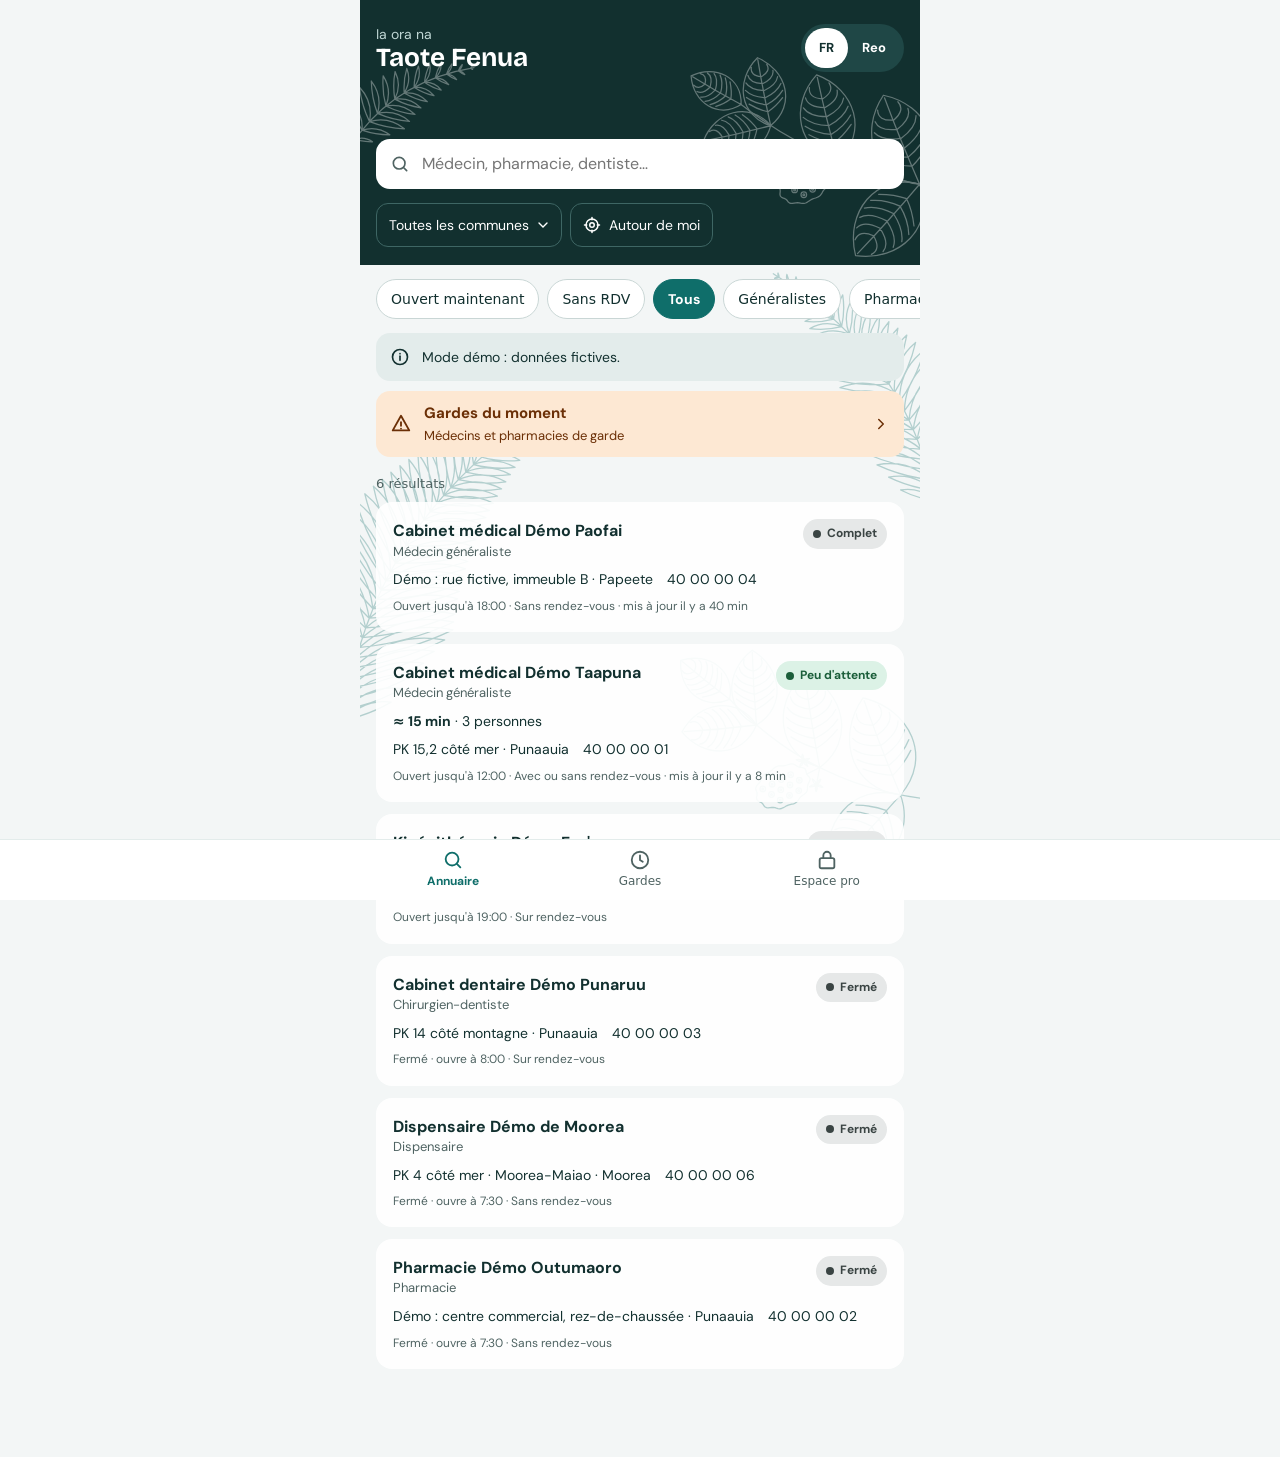
<file: index.html>
<!doctype html>
<html lang="fr">
<head>
  <meta charset="utf-8">
  <meta name="viewport" content="width=device-width, initial-scale=1, viewport-fit=cover">
  <title>Taote Fenua · annuaire santé de Polynésie</title>
  <meta name="description" content="Médecins, pharmacies et dispensaires de Polynésie : horaires, attente en direct et gardes du week-end.">
  <meta name="theme-color" content="#12302F">
  <link rel="manifest" href="manifest.webmanifest">
  <link rel="icon" href="icons/icon.svg" type="image/svg+xml">
  <link rel="apple-touch-icon" href="icons/icon-192.png">
  <link rel="stylesheet" href="assets/css/app.css">
</head>
<body>
  <div class="page">
    <main id="app" aria-live="polite">
      <div class="liste" style="padding-top:16px"><div class="squelette"></div><div class="squelette"></div></div>
    </main>
  </div>

  <nav class="nav-bas" aria-label="Navigation principale">
    <ul>
      <li><a href="#/" data-nav="annuaire">
        <svg width="22" height="22" viewBox="0 0 24 24" fill="none" stroke="currentColor" stroke-width="2" stroke-linecap="round" aria-hidden="true"><circle cx="11" cy="11" r="7"/><path d="M20 20l-3.5-3.5"/></svg>
        <span data-t="annuaire">Annuaire</span></a></li>
      <li><a href="#/gardes/medecin" data-nav="gardes">
        <svg width="22" height="22" viewBox="0 0 24 24" fill="none" stroke="currentColor" stroke-width="2" stroke-linecap="round" aria-hidden="true"><circle cx="12" cy="12" r="9"/><path d="M12 7v5l3 2"/></svg>
        <span data-t="gardes">Gardes</span></a></li>
      <li><a href="pro.html" data-nav="pro">
        <svg width="22" height="22" viewBox="0 0 24 24" fill="none" stroke="currentColor" stroke-width="2" stroke-linecap="round" stroke-linejoin="round" aria-hidden="true"><rect x="4" y="10" width="16" height="11" rx="2"/><path d="M8 10V7a4 4 0 0 1 8 0v3"/></svg>
        <span data-t="espace_pro">Espace pro</span></a></li>
    </ul>
  </nav>

  <script type="module" src="assets/js/app.js"></script>
  <script>
    if ('serviceWorker' in navigator) {
      window.addEventListener('load', () => navigator.serviceWorker.register('sw.js').catch(() => {}));
    }
  </script>
</body>
</html>
</file>
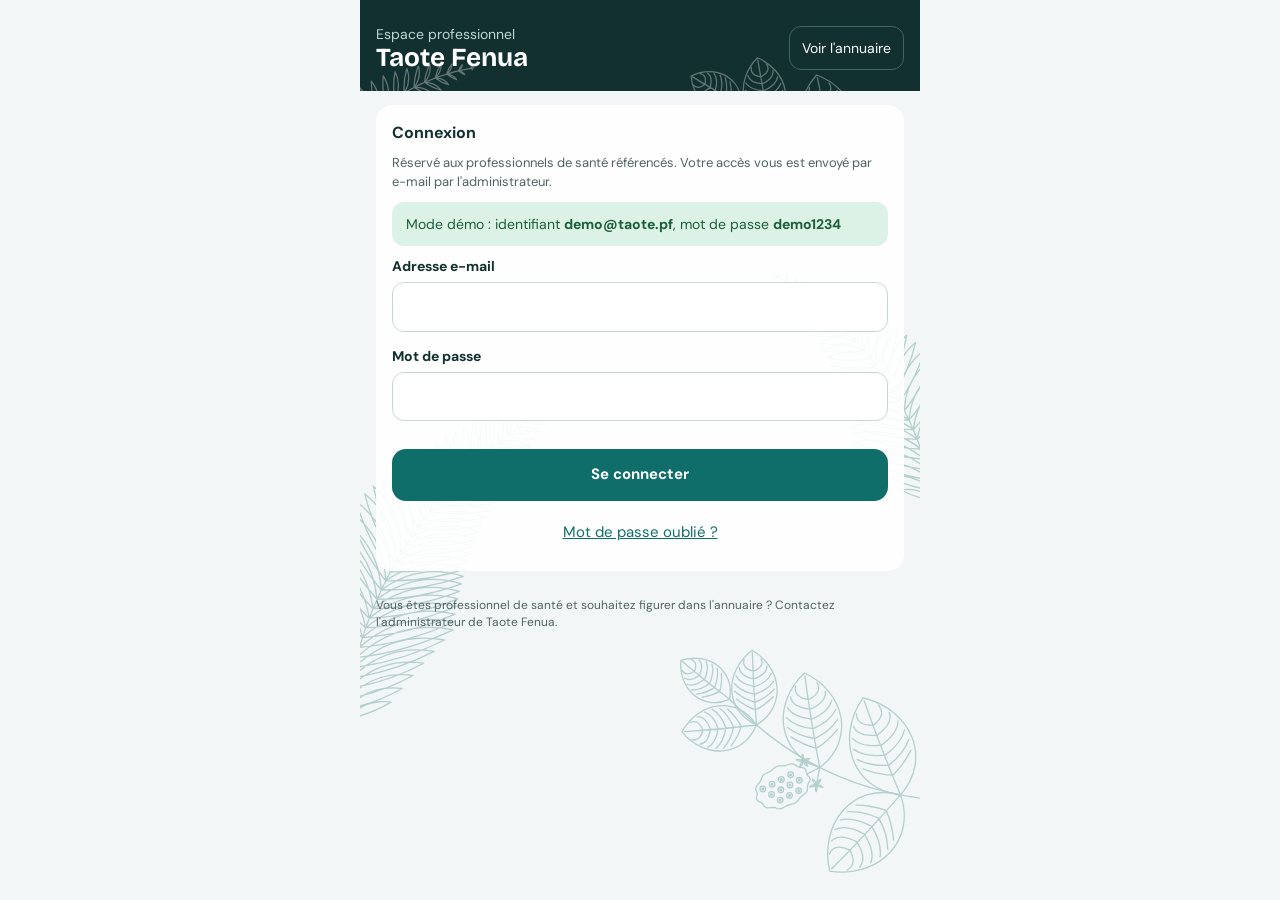
<file: pro.html>
<!doctype html>
<html lang="fr">
<head>
  <meta charset="utf-8">
  <meta name="viewport" content="width=device-width, initial-scale=1, viewport-fit=cover">
  <title>Espace professionnel · Taote Fenua</title>
  <meta name="robots" content="noindex">
  <meta name="theme-color" content="#12302F">
  <link rel="manifest" href="manifest.webmanifest">
  <link rel="icon" href="icons/icon.svg" type="image/svg+xml">
  <link rel="stylesheet" href="assets/css/app.css">
</head>
<body>
  <div class="page">
    <header class="entete">
      <div class="entete-ligne">
        <div>
          <div class="salut">Espace professionnel</div>
          <p class="marque" style="margin:0">Taote Fenua</p>
        </div>
        <a href="./" class="bouton-contour-sombre" style="text-decoration:none">Voir l'annuaire</a>
      </div>
    </header>
    <main id="pro" aria-live="polite">
      <div class="liste" style="padding-top:16px"><div class="squelette"></div></div>
    </main>
  </div>
  <script type="module" src="assets/js/pro.js"></script>
</body>
</html>
</file>
<file: assets/css/app.css>
/* =====================================================================
   Taote Fenua — styles
   Couleurs et typo reprises de la maquette. Mobile d'abord.
   ===================================================================== */

/* Polices hébergées avec l'app (fonctionnent hors connexion) — licence SIL OFL */
@font-face { font-family: 'DM Sans'; font-weight: 400; font-display: swap; src: url('../fonts/dm-sans-latin-400-normal.woff2') format('woff2');
  unicode-range: U+0000-00FF,U+0131,U+0152-0153,U+02BB-02BC,U+02C6,U+02DA,U+02DC,U+0304,U+0308,U+0329,U+2000-206F,U+20AC,U+2122,U+2191,U+2193,U+2212,U+2215,U+FEFF,U+FFFD; }
@font-face { font-family: 'DM Sans'; font-weight: 500; font-display: swap; src: url('../fonts/dm-sans-latin-500-normal.woff2') format('woff2');
  unicode-range: U+0000-00FF,U+0131,U+0152-0153,U+02BB-02BC,U+02C6,U+02DA,U+02DC,U+0304,U+0308,U+0329,U+2000-206F,U+20AC,U+2122,U+2191,U+2193,U+2212,U+2215,U+FEFF,U+FFFD; }
@font-face { font-family: 'DM Sans'; font-weight: 700; font-display: swap; src: url('../fonts/dm-sans-latin-700-normal.woff2') format('woff2');
  unicode-range: U+0000-00FF,U+0131,U+0152-0153,U+02BB-02BC,U+02C6,U+02DA,U+02DC,U+0304,U+0308,U+0329,U+2000-206F,U+20AC,U+2122,U+2191,U+2193,U+2212,U+2215,U+FEFF,U+FFFD; }
/* Caractères étendus : ā ē ī ō ū du reo mā'ohi */
@font-face { font-family: 'DM Sans'; font-weight: 400 500; font-display: swap; src: url('../fonts/dm-sans-latin-ext-400-normal.woff2') format('woff2');
  unicode-range: U+0100-02BA,U+02BD-02C5,U+02C7-02CC,U+02CE-02D7,U+02DD-02FF,U+1E00-1E9F; }
@font-face { font-family: 'DM Sans'; font-weight: 700; font-display: swap; src: url('../fonts/dm-sans-latin-ext-700-normal.woff2') format('woff2');
  unicode-range: U+0100-02BA,U+02BD-02C5,U+02C7-02CC,U+02CE-02D7,U+02DD-02FF,U+1E00-1E9F; }
@font-face { font-family: 'Bricolage Grotesque'; font-weight: 600 700; font-display: swap; src: url('../fonts/bricolage-grotesque-latin-700-normal.woff2') format('woff2'); }

:root {
  --fond: #F3F6F6;
  --surface: #FFFFFF;
  --encre: #12302F;
  --encre-douce: #4F6362;
  --trait: #C9D6D5;
  --trait-leger: #E3ECEB;
  --sombre: #12302F;
  --sombre-2: #1F4746;
  --sombre-trait: #3E6664;
  --sur-sombre: #FFFFFF;
  --sur-sombre-doux: #BFD6D4;
  --accent: #0F6E6A;
  --accent-fonce: #0A4F4C;
  --peu-fond: #DCF2E6;   --peu-texte: #1B5E3A;
  --beau-fond: #FDE8D3;  --beau-texte: #8A3E0B;
  --gris-fond: #E6E8E8;  --gris-texte: #3A4443;
  --danger-fond: #FBE3E1; --danger-texte: #8E1F17;
  --rayon: 16px;
  --titre: 'Bricolage Grotesque', 'DM Sans', system-ui, sans-serif;
  --texte: 'DM Sans', system-ui, -apple-system, 'Segoe UI', sans-serif;
  color-scheme: light;
}

* { box-sizing: border-box; }
html { -webkit-text-size-adjust: 100%; }
body {
  margin: 0; background: var(--fond); color: var(--encre);
  font-family: var(--texte); font-size: 16px; line-height: 1.45;
}
a { color: var(--accent); }
a:hover { color: var(--accent-fonce); }
button, input, select, textarea { font: inherit; color: inherit; }
:focus-visible { outline: 3px solid #E2A23B; outline-offset: 2px; }
.cache { position: absolute !important; width: 1px; height: 1px; overflow: hidden; clip: rect(0 0 0 0); white-space: nowrap; }

.page { max-width: 560px; margin: 0 auto; min-height: 100dvh; padding-bottom: 88px; }

/* ---------- En-tête ---------- */
.entete { background: var(--sombre); color: var(--sur-sombre); padding: 24px 16px 18px; display: flex; flex-direction: column; gap: 14px; }
.entete-ligne { display: flex; justify-content: space-between; align-items: center; gap: 12px; }
.salut { font-size: 14px; color: var(--sur-sombre-doux); }
.marque { font-family: var(--titre); font-size: 26px; font-weight: 700; line-height: 1.1; margin: 0; }
.langues { display: flex; background: var(--sombre-2); border-radius: 999px; padding: 4px; }
.langues button { border: 0; border-radius: 999px; background: transparent; color: var(--sur-sombre); font-weight: 700; font-size: 13px; padding: 0 14px; min-height: 40px; cursor: pointer; }
.langues button[aria-pressed="true"] { background: var(--surface); color: var(--encre); }

.champ-recherche { display: flex; align-items: center; gap: 10px; background: var(--surface); color: var(--encre-douce); border-radius: 14px; padding: 0 14px; min-height: 50px; }
.champ-recherche input { border: 0; outline: none; flex: 1; min-width: 0; font-size: 16px; color: var(--encre); background: transparent; }
.ligne-lieu { display: flex; gap: 8px; flex-wrap: wrap; }
.select-sombre, .bouton-contour-sombre {
  display: inline-flex; align-items: center; gap: 8px; background: transparent; color: var(--sur-sombre);
  border: 1px solid var(--sombre-trait); border-radius: 12px; padding: 0 12px; min-height: 44px; font-size: 14px; cursor: pointer;
}
.select-sombre { appearance: none; padding-right: 32px;
  background-image: url("data:image/svg+xml,%3Csvg xmlns='http://www.w3.org/2000/svg' width='16' height='16' viewBox='0 0 24 24' fill='none' stroke='%23FFFFFF' stroke-width='2' stroke-linecap='round'%3E%3Cpath d='M6 9l6 6 6-6'/%3E%3C/svg%3E");
  background-repeat: no-repeat; background-position: right 10px center; }
.select-sombre option { color: var(--encre); }
.bouton-contour-sombre[aria-pressed="true"] { background: var(--surface); color: var(--encre); border-color: var(--surface); }

/* ---------- Puces de filtre ---------- */
.puces { display: flex; gap: 8px; padding: 14px 16px 4px; overflow-x: auto; scrollbar-width: none; }
.puces::-webkit-scrollbar { display: none; }
.puce { flex-shrink: 0; border: 1px solid var(--trait); border-radius: 999px; background: var(--surface); color: var(--encre); font-size: 14px; font-weight: 500; padding: 0 14px; min-height: 40px; cursor: pointer; white-space: nowrap; }
.puce[aria-pressed="true"] { background: var(--accent); border-color: var(--accent); color: #fff; font-weight: 700; }

/* ---------- Bandeaux ---------- */
.bandeau { margin: 10px 16px 4px; display: flex; align-items: center; gap: 12px; border-radius: 14px; padding: 12px 14px; text-decoration: none; min-height: 48px; }
.bandeau-garde { background: var(--beau-fond); color: #6B2F06; }
.bandeau-garde:hover { color: #4A1F03; }
.bandeau-info { background: var(--trait-leger); color: var(--encre); font-size: 14px; }
.bandeau-danger { background: var(--danger-fond); color: var(--danger-texte); font-size: 14px; }
.bandeau .titre { font-weight: 700; font-size: 15px; }
.bandeau .sous { font-size: 13px; }
.bandeau > div { flex: 1; display: flex; flex-direction: column; gap: 2px; }

.compte { padding: 14px 16px 8px; font-size: 13px; color: var(--encre-douce); font-weight: 500; }
.liste { display: flex; flex-direction: column; gap: 12px; padding: 0 16px; }
.vide { padding: 24px 16px; color: var(--encre-douce); text-align: center; }

/* ---------- Cartes d'établissement ---------- */
.carte { display: flex; flex-direction: column; gap: 8px; background: var(--surface); border-radius: var(--rayon); padding: 16px; text-decoration: none; color: var(--encre); border: 1px solid transparent; }
a.carte:hover { color: var(--encre); border-color: var(--trait); }
.carte-tete { display: flex; justify-content: space-between; align-items: flex-start; gap: 12px; }
.carte-nom { font-weight: 700; font-size: 16px; }
.carte-meta { font-size: 13px; color: var(--encre-douce); }
.carte-ligne { font-size: 14px; display: flex; flex-wrap: wrap; gap: 4px 14px; }
.carte-pied { font-size: 12px; color: var(--encre-douce); }

.pastille { display: inline-flex; align-items: center; gap: 6px; border-radius: 999px; padding: 6px 10px; font-size: 12px; font-weight: 700; white-space: nowrap; flex-shrink: 0; }
.pastille .point { width: 8px; height: 8px; border-radius: 50%; background: currentColor; }
.pastille-peu { background: var(--peu-fond); color: var(--peu-texte); }
.pastille-beaucoup { background: var(--beau-fond); color: var(--beau-texte); }
.pastille-complet, .pastille-ferme { background: var(--gris-fond); color: var(--gris-texte); }
.pastille-rdv, .pastille-inconnu { background: var(--gris-fond); color: var(--gris-texte); }
.pastille-rdv .point, .pastille-inconnu .point { background: transparent; border: 2px solid currentColor; }

/* ---------- Boutons ---------- */
.bouton { display: inline-flex; align-items: center; justify-content: center; gap: 8px; border-radius: 14px; min-height: 52px; padding: 0 16px; font-weight: 700; font-size: 15px; text-decoration: none; cursor: pointer; border: 1px solid transparent; }
.bouton-principal { background: var(--accent); color: #fff; }
.bouton-principal:hover { background: var(--accent-fonce); color: #fff; }
.bouton-secondaire { background: var(--surface); color: var(--encre); border-color: var(--trait); }
.bouton-secondaire:hover { color: var(--encre); border-color: var(--encre-douce); }
.bouton-lien { background: none; border: 0; color: var(--accent); text-decoration: underline; cursor: pointer; padding: 8px 0; min-height: 44px; font-size: 15px; }
.bouton[disabled] { opacity: .6; cursor: progress; }
.bouton-rond { display: inline-flex; align-items: center; justify-content: center; width: 48px; height: 48px; border-radius: 14px; background: var(--trait-leger); color: var(--encre); flex-shrink: 0; }
.bouton-rond.principal { background: var(--accent); color: #fff; }
.grille2 { display: grid; grid-template-columns: repeat(2, minmax(0, 1fr)); gap: 10px; }
.grille3 { display: grid; grid-template-columns: repeat(3, minmax(0, 1fr)); gap: 8px; }

/* ---------- Fiche ---------- */
.barre-retour { display: flex; align-items: center; gap: 4px; padding: 16px 8px 4px; font-size: 14px; color: var(--encre-douce); }
.barre-retour a { display: inline-flex; align-items: center; justify-content: center; width: 44px; height: 44px; border-radius: 12px; color: var(--encre); }
.titre-page { padding: 0 16px 14px; display: flex; flex-direction: column; gap: 6px; }
.titre-page h1 { margin: 0; font-family: var(--titre); font-size: 28px; font-weight: 700; line-height: 1.1; }
.titre-page .sous { font-size: 14px; color: var(--encre-douce); }
.section { margin: 14px 16px 0; }
.bloc { background: var(--surface); border-radius: var(--rayon); padding: 16px; display: flex; flex-direction: column; gap: 10px; }
.bloc h2 { margin: 0; font-size: 16px; font-weight: 700; }
.bloc-sombre { background: var(--sombre); color: var(--sur-sombre); border-radius: 18px; padding: 18px; display: flex; flex-direction: column; gap: 14px; }
.bloc-sombre .doux { color: var(--sur-sombre-doux); font-size: 13px; }
.chiffre { font-family: var(--titre); font-size: 32px; font-weight: 700; line-height: 1.1; }
.separateur { border-top: 1px solid var(--sombre-trait); padding-top: 12px; font-size: 14px; }
.ligne-info { display: flex; gap: 12px; align-items: flex-start; padding: 12px 0; border-bottom: 1px solid var(--trait-leger); color: var(--encre); text-decoration: none; }
.ligne-info:last-child { border-bottom: 0; }
.ligne-info svg { color: var(--accent); flex-shrink: 0; margin-top: 2px; }
.ligne-info .fort { font-weight: 700; }
.ligne-info .doux { color: var(--encre-douce); font-size: 13px; }
a.ligne-info:hover { color: var(--encre); }
.table-horaires { display: flex; flex-direction: column; gap: 8px; font-size: 14px; }
.table-horaires div { display: flex; justify-content: space-between; gap: 12px; }
.table-horaires .aujourdhui { font-weight: 700; color: var(--accent); }
.table-horaires .ferme { color: var(--encre-douce); }
.choix-tranche { border: 1px solid var(--trait); background: var(--fond); color: var(--encre); border-radius: 12px; min-height: 48px; font-weight: 700; cursor: pointer; }
.choix-tranche:hover { border-color: var(--accent); }

/* ---------- Onglets ---------- */
.onglets { margin: 0 16px 14px; display: grid; grid-template-columns: repeat(2, minmax(0, 1fr)); background: var(--trait-leger); border-radius: 12px; padding: 4px; }
.onglets a { display: flex; align-items: center; justify-content: center; min-height: 42px; border-radius: 9px; color: var(--encre); font-size: 14px; font-weight: 500; text-decoration: none; }
.onglets a[aria-current="page"] { background: var(--surface); font-weight: 700; }
.carte-garde { flex-direction: row; justify-content: space-between; align-items: center; gap: 12px; }
.carte-garde.mien { border: 2px solid var(--accent); }
.etiquette { font-size: 12px; font-weight: 700; color: var(--accent); text-transform: uppercase; letter-spacing: .02em; }
.titre-section { padding: 18px 16px 8px; font-size: 13px; color: var(--encre-douce); font-weight: 700; text-transform: uppercase; letter-spacing: .02em; }
.source { padding: 14px 16px 0; font-size: 12px; color: var(--encre-douce); }

/* ---------- Navigation du bas ---------- */
.nav-bas { position: fixed; left: 0; right: 0; bottom: 0; background: var(--surface); border-top: 1px solid var(--trait-leger); padding-bottom: env(safe-area-inset-bottom); z-index: 10; }
.nav-bas ul { list-style: none; margin: 0 auto; padding: 0; max-width: 560px; display: grid; grid-template-columns: repeat(3, minmax(0, 1fr)); }
.nav-bas a { display: flex; flex-direction: column; align-items: center; justify-content: center; gap: 2px; min-height: 60px; font-size: 12px; font-weight: 500; color: var(--encre-douce); text-decoration: none; }
.nav-bas a[aria-current="page"] { color: var(--accent); font-weight: 700; }

/* ---------- Formulaires (espace pro) ---------- */
.formulaire { display: flex; flex-direction: column; gap: 14px; }
.champ { display: flex; flex-direction: column; gap: 6px; }
.champ label, .champ .label { font-size: 14px; font-weight: 700; }
.champ .aide { font-size: 13px; color: var(--encre-douce); }
.champ input, .champ select, .champ textarea { border: 1px solid var(--trait); border-radius: 12px; padding: 12px; min-height: 48px; background: var(--surface); font-size: 16px; }
.champ textarea { min-height: 88px; resize: vertical; }
.champ input:focus, .champ select:focus, .champ textarea:focus { border-color: var(--accent); outline: none; box-shadow: 0 0 0 3px rgba(15,110,106,.2); }
.deux-champs { display: grid; grid-template-columns: repeat(2, minmax(0, 1fr)); gap: 10px; }
.message { border-radius: 12px; padding: 12px 14px; font-size: 14px; }
.message-erreur { background: var(--danger-fond); color: var(--danger-texte); }
.message-ok { background: var(--peu-fond); color: var(--peu-texte); }

.niveaux { display: flex; flex-direction: column; gap: 10px; }
.niveau { display: flex; justify-content: space-between; align-items: center; width: 100%; min-height: 72px; padding: 0 18px; border-radius: 18px; border: 3px solid transparent; cursor: pointer; text-align: left; }
.niveau .l { display: flex; flex-direction: column; gap: 2px; }
.niveau .t { font-size: 18px; font-weight: 700; }
.niveau .s { font-size: 13px; }
.niveau-peu { background: var(--peu-fond); color: var(--peu-texte); }
.niveau-beaucoup { background: var(--beau-fond); color: var(--beau-texte); }
.niveau-complet, .niveau-ferme { background: var(--gris-fond); color: var(--gris-texte); }
.niveau[aria-pressed="true"] { border-color: var(--encre); }
.niveau svg { visibility: hidden; }
.niveau[aria-pressed="true"] svg { visibility: visible; }

.interrupteur { display: flex; justify-content: space-between; align-items: center; gap: 12px; min-height: 56px; cursor: pointer; }
.interrupteur input { appearance: none; width: 52px; height: 32px; border-radius: 999px; background: #8A9C9B; position: relative; cursor: pointer; flex-shrink: 0; transition: background .15s; }
.interrupteur input::after { content: ''; position: absolute; top: 4px; left: 4px; width: 24px; height: 24px; border-radius: 50%; background: #fff; transition: left .15s; }
.interrupteur input:checked { background: var(--accent); }
.interrupteur input:checked::after { left: 24px; }

.jour-horaires { display: grid; grid-template-columns: 88px minmax(0,1fr); gap: 8px; align-items: start; padding: 10px 0; border-bottom: 1px solid var(--trait-leger); }
.jour-horaires:last-child { border-bottom: 0; }
.jour-horaires .nom-jour { font-weight: 700; font-size: 14px; padding-top: 12px; }
.plages { display: flex; flex-direction: column; gap: 8px; }
.plage { display: flex; align-items: center; gap: 6px; }
.plage input[type="time"] { flex: 1; min-width: 0; border: 1px solid var(--trait); border-radius: 10px; padding: 8px; min-height: 44px; background: var(--surface); }
.plage .tiret { color: var(--encre-douce); }

.toast { position: fixed; left: 50%; bottom: 96px; transform: translateX(-50%); background: var(--encre); color: #fff; border-radius: 12px; padding: 12px 16px; font-size: 14px; font-weight: 500; max-width: calc(100% - 32px); z-index: 20; box-shadow: 0 8px 24px rgba(0,0,0,.2); }
.squelette { background: linear-gradient(90deg, var(--trait-leger), #f7fafa, var(--trait-leger)); background-size: 200% 100%; animation: brille 1.2s infinite; border-radius: var(--rayon); height: 112px; }
@keyframes brille { to { background-position: -200% 0; } }
@media (prefers-reduced-motion: reduce) { .squelette { animation: none; } }

/* =====================================================================
   Fond végétal : nono (Morinda citrifolia) et fougère, dessin au trait
   Pour l'enlever : supprimez ce bloc. Pour l'atténuer : baissez --motif.
   ===================================================================== */
:root { --motif: 1; --carte-fond: rgba(255, 255, 255, 0.9); }

body::before {
  content: ''; position: fixed; z-index: -1; pointer-events: none;
  top: 0; bottom: 0; left: 50%; transform: translateX(-50%); width: min(100%, 560px);
  opacity: var(--motif);
  background:
    url('../img/fond-gauche.svg') left bottom / 390px auto no-repeat,
    url('../img/fond-droite.svg') right bottom / 390px auto no-repeat;
}

.entete {
  background-image: url('../img/entete-nono.svg'), url('../img/entete-fougere.svg');
  background-repeat: no-repeat;
  background-position: right top, left top;
  background-size: 390px auto;
}
/* Sur l'accueil, on laisse respirer le rameau de nono entre le titre et la recherche */
.entete-accueil .entete-ligne { margin-bottom: 52px; }

/* Cartes légèrement translucides pour laisser deviner le dessin */
.carte, .bloc { background: var(--carte-fond); }
.onglets a[aria-current="page"] { background: var(--surface); }
.select-sombre, .bouton-contour-sombre { background-color: var(--sombre); }
.bouton-contour-sombre[aria-pressed="true"] { background-color: var(--surface); }
</file>
